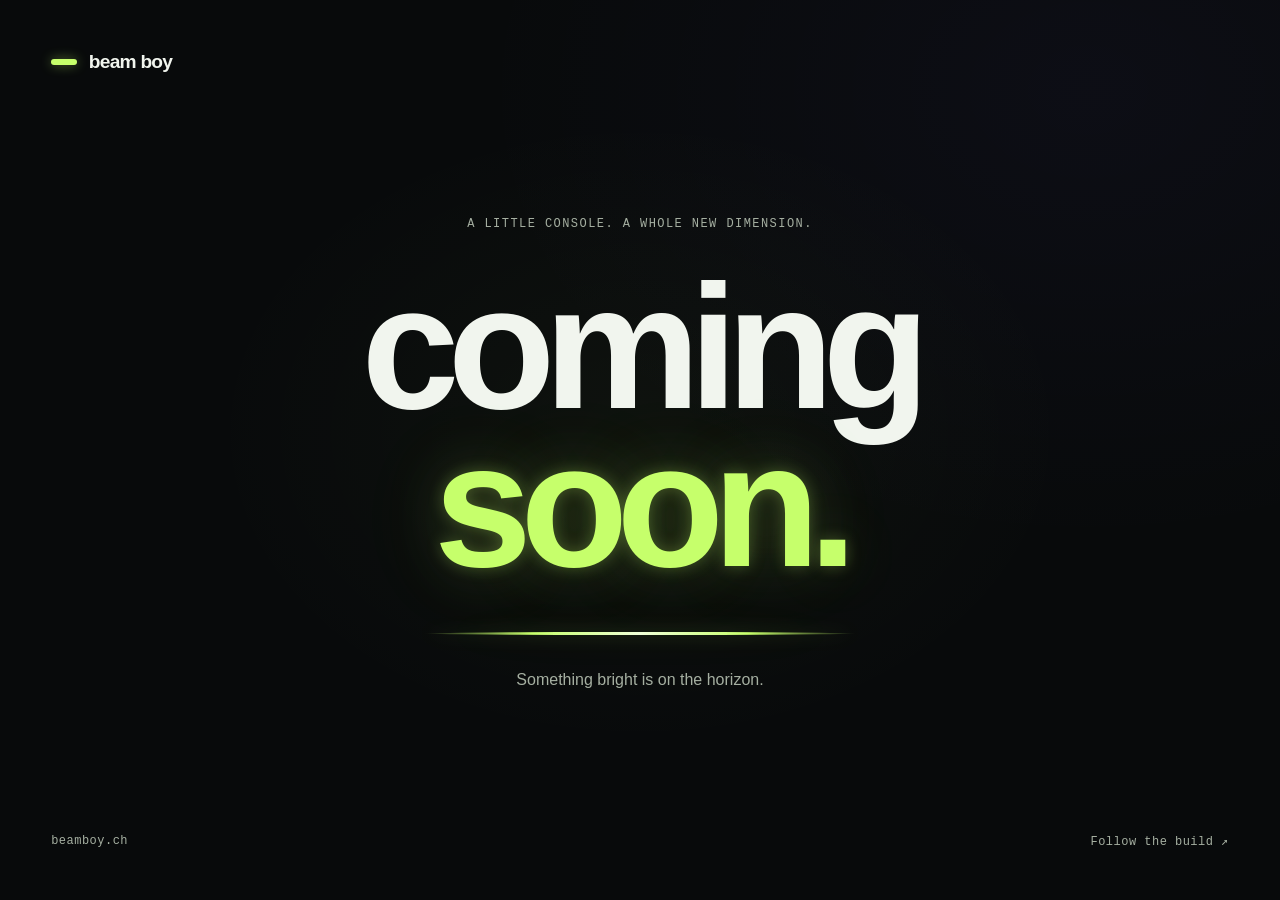
<file: website/index.html>
<!doctype html>
<html lang="en">
  <head>
    <meta charset="utf-8">
    <meta name="viewport" content="width=device-width, initial-scale=1">
    <meta name="theme-color" content="#080a0b">
    <meta name="description" content="Beam Boy. A little console. A whole new dimension. Coming soon.">
    <title>Beam Boy - Coming soon</title>
    <link rel="stylesheet" href="style.css">
  </head>
  <body>
    <header class="brand">
      <span class="brand-mark" aria-hidden="true"></span>
      <span>beam boy</span>
    </header>

    <main>
      <p class="eyebrow">A little console. A whole new dimension.</p>
      <h1>coming<br><span>soon.</span></h1>
      <div class="beam" aria-hidden="true"></div>
      <p class="tagline">Something bright is on the horizon.</p>
    </main>

    <footer>
      <span>beamboy.ch</span>
      <a href="https://github.com/jakopako/beam-boy">Follow the build <span aria-hidden="true">&nearr;</span></a>
    </footer>
  </body>
</html>
</file>
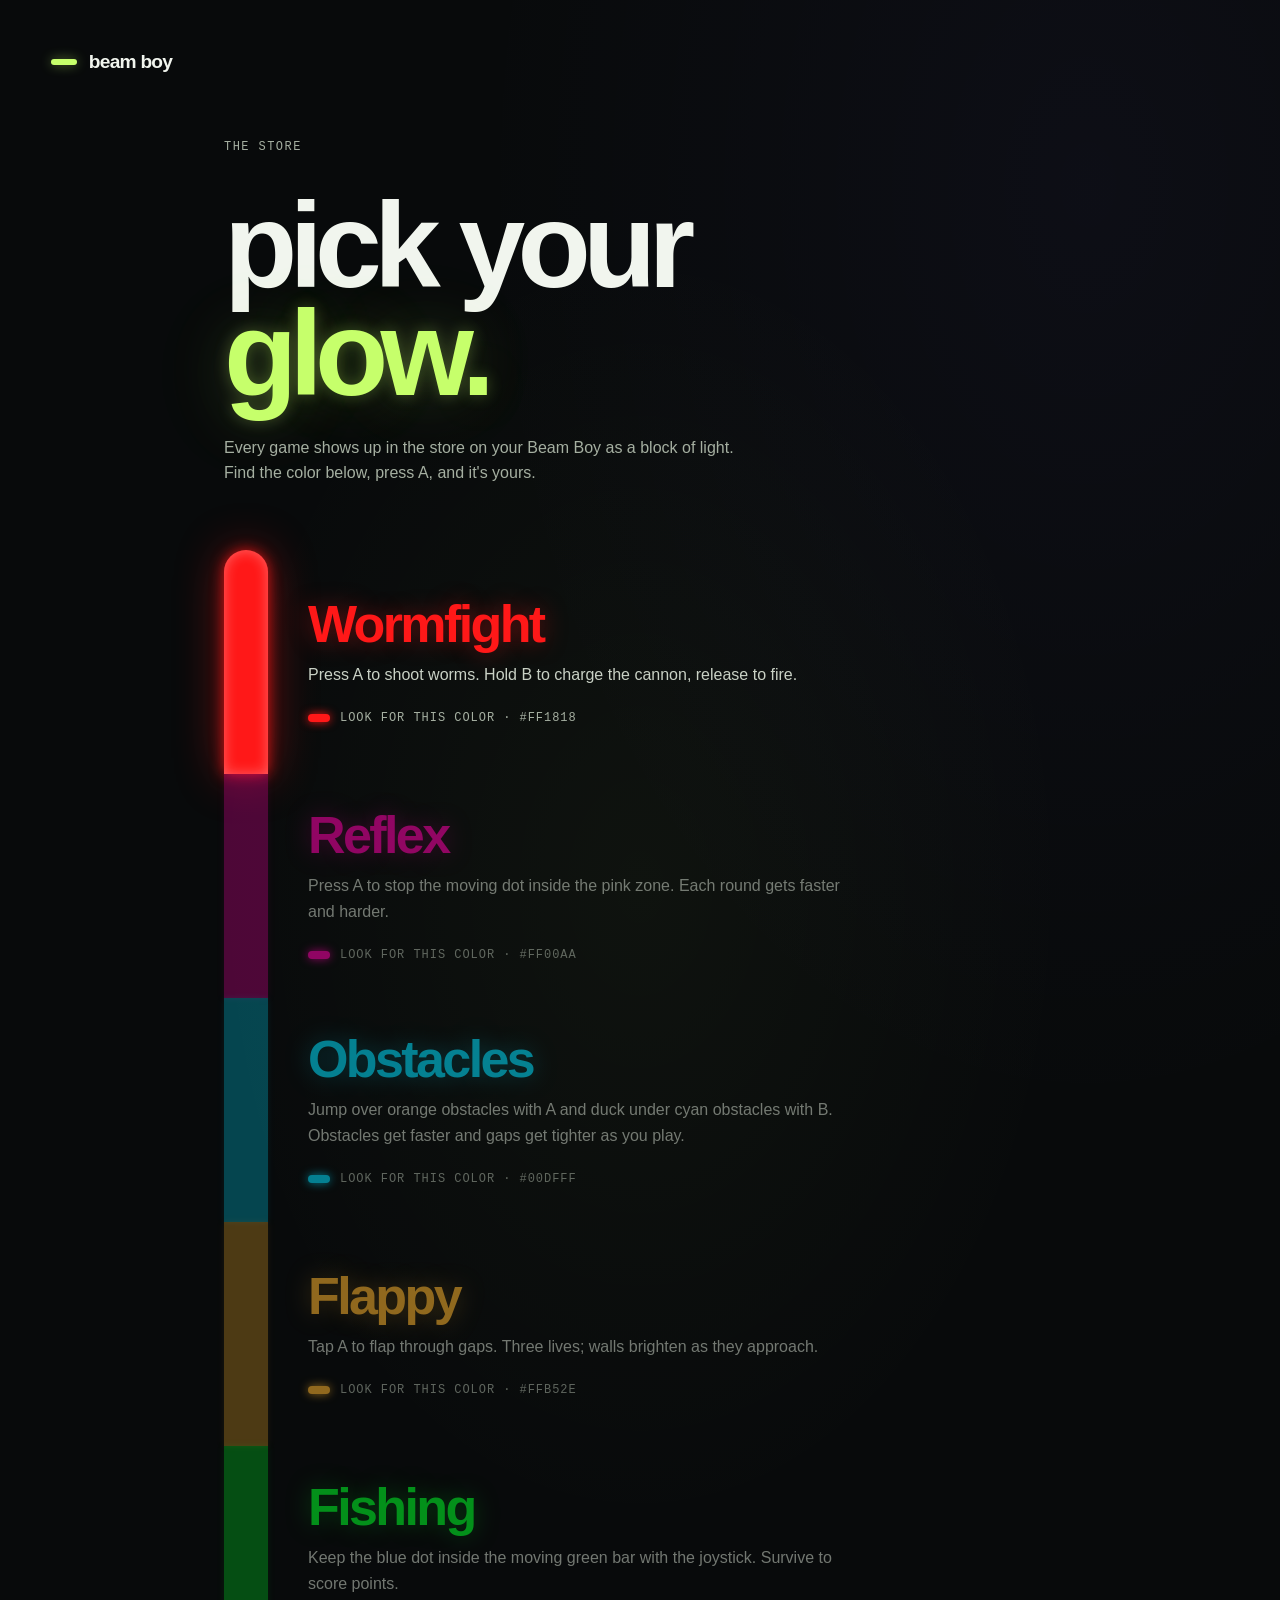
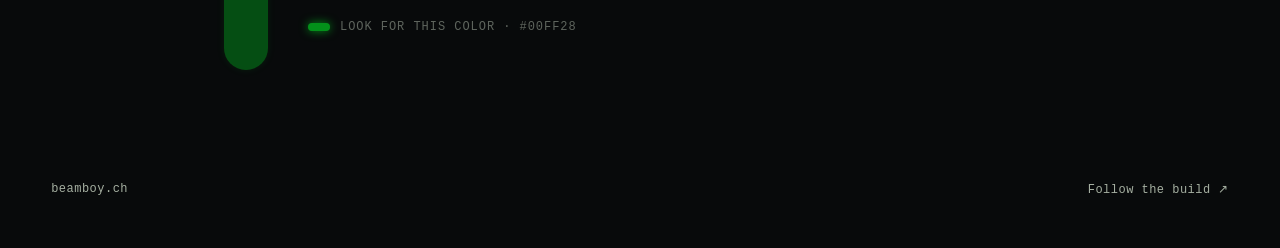
<file: website/store/index.html>
<!doctype html>
<html lang="en">
  <head>
    <meta charset="utf-8">
    <meta name="viewport" content="width=device-width, initial-scale=1">
    <meta name="theme-color" content="#080a0b">
    <meta name="robots" content="noindex">
    <meta name="description" content="Games available in the Beam Boy store, and the color to look for on your device.">
    <title>Beam Boy - Store</title>
    <link rel="stylesheet" href="../style.css">
    <link rel="stylesheet" href="store.css">
  </head>
  <body class="store">
    <header class="brand">
      <span class="brand-mark" aria-hidden="true"></span>
      <span>beam boy</span>
    </header>

    <main>
      <section class="intro">
        <p class="eyebrow">The store</p>
        <h1>pick your<br><span>glow.</span></h1>
        <p class="tagline">
          Every game shows up in the store on your Beam Boy as a block of light.
          Find the color below, press A, and it's yours.
        </p>
      </section>

      <p id="status" class="status" role="status">Loading games&hellip;</p>
      <ol id="games" class="games" aria-label="Available games"></ol>
    </main>

    <footer>
      <span>beamboy.ch</span>
      <a href="https://github.com/jakopako/beam-boy">Follow the build <span aria-hidden="true">&nearr;</span></a>
    </footer>

    <script src="store.js"></script>
  </body>
</html>
</file>
<file: website/style.css>
:root {
  color-scheme: dark;
  font-family: "Segoe UI", Arial, sans-serif;
  background: #080a0b;
  color: #f1f5ee;
  --neon: #c6ff6b;
}

* {
  box-sizing: border-box;
}

body {
  min-height: 100vh;
  min-height: 100svh;
  margin: 0;
  padding: clamp(1.5rem, 4vw, 3.5rem);
  display: grid;
  grid-template-rows: auto 1fr auto;
  background:
    radial-gradient(ellipse at 50% 48%, #c6ff6b09, transparent 48%),
    radial-gradient(ellipse at 85% 10%, #7963ff0b, transparent 40%),
    #080a0b;
}

.brand {
  display: flex;
  align-items: center;
  gap: 0.75rem;
  font-size: 1.2rem;
  font-weight: 700;
  letter-spacing: -0.04em;
}

.brand-mark {
  width: 1.6rem;
  height: 0.35rem;
  border-radius: 1rem;
  background: var(--neon);
  box-shadow: 0 0 12px #c6ff6b70;
}

main {
  align-self: center;
  justify-self: center;
  width: 100%;
  max-width: 60rem;
  padding: 4rem 0;
  text-align: center;
}

.eyebrow {
  margin: 0 0 2rem;
  color: #a5afa1;
  font-family: "Consolas", "Courier New", monospace;
  font-size: 0.75rem;
  line-height: 1.8;
  letter-spacing: 0.12em;
  text-transform: uppercase;
}

h1 {
  margin: 0;
  font-size: clamp(4.5rem, 15vw, 11rem);
  font-weight: 800;
  line-height: 0.9;
  letter-spacing: -0.065em;
}

h1 span {
  color: var(--neon);
  text-shadow:
    0 0 16px #c6ff6b45,
    0 0 64px #c6ff6b30,
    0 0 120px #c6ff6b18;
}

.beam {
  width: min(70%, 27rem);
  height: 3px;
  margin: 3rem auto 2rem;
  border-radius: 100%;
  background: linear-gradient(90deg, transparent, var(--neon), #f0ffd8, var(--neon), transparent);
  box-shadow: 0 0 18px #c6ff6b55, 0 0 48px #c6ff6b25;
  animation: breathe 5s ease-in-out infinite;
}

.tagline {
  margin: 0;
  color: #a5afa1;
  font-size: clamp(0.85rem, 2vw, 1rem);
  line-height: 1.6;
}

footer {
  display: flex;
  flex-wrap: wrap;
  justify-content: space-between;
  gap: 1rem;
  color: #a5afa1;
  font-family: "Consolas", "Courier New", monospace;
  font-size: 0.75rem;
  letter-spacing: 0.04em;
}

a {
  color: inherit;
  text-decoration: none;
  text-underline-offset: 0.3em;
}

a:hover {
  color: var(--neon);
  text-decoration: underline;
}

a:focus-visible {
  outline: 2px solid var(--neon);
  outline-offset: 6px;
}

@keyframes breathe {
  50% {
    opacity: 0.5;
  }
}

@media (prefers-reduced-motion: reduce) {
  .beam {
    animation: none;
  }
}
</file>
<file: website/store/store.css>
body.store {
  display: block;
}

.store .brand {
  margin-bottom: 2rem;
}

.store main {
  max-width: 52rem;
  margin: 0 auto;
  padding: 2rem 0 5rem;
  text-align: left;
}

.store h1 {
  font-size: clamp(3.5rem, 11vw, 7.5rem);
}

.store .tagline {
  max-width: 32rem;
  margin-top: 1.75rem;
}

.store footer {
  margin-top: 2rem;
}

.status {
  margin: 4rem 0;
  color: #a5afa1;
  font-family: "Consolas", "Courier New", monospace;
  font-size: 0.85rem;
}

.games {
  margin: 4rem 0 0;
  padding: 0;
  list-style: none;
}

.game {
  --tube: clamp(2rem, 5vw, 2.75rem);
  display: grid;
  grid-template-columns: var(--tube) 1fr;
  gap: clamp(1.25rem, 4vw, 2.5rem);
  min-height: 14rem;
}

/* One continuous tube: segments touch, only the outer ends are rounded. */
.segment {
  background: var(--c);
  opacity: 0.28;
  box-shadow: 0 0 6px color-mix(in srgb, var(--c) 30%, transparent);
  transition: opacity 0.4s, box-shadow 0.4s;
}

.game:first-child .segment {
  border-radius: 999px 999px 0 0;
}

.game:last-child .segment {
  border-radius: 0 0 999px 999px;
}

.game:only-child .segment {
  border-radius: 999px;
}

.games:not(.ready) .segment,
.game.active .segment {
  opacity: 1;
  box-shadow:
    0 0 14px color-mix(in srgb, var(--c) 80%, transparent),
    0 0 48px color-mix(in srgb, var(--c) 45%, transparent),
    inset 0 0 14px #ffffff55;
}

.games:not(.ready) .info,
.game.active .info {
  opacity: 1;
}

.info {
  align-self: center;
  padding: 1.5rem 0;
  opacity: 0.55;
  transition: opacity 0.4s;
}

.info h2 {
  margin: 0 0 0.75rem;
  color: var(--c);
  font-size: clamp(2rem, 6vw, 3.25rem);
  line-height: 1;
  letter-spacing: -0.05em;
  text-shadow: 0 0 24px color-mix(in srgb, var(--c) 40%, transparent);
}

.desc {
  max-width: 34rem;
  margin: 0 0 1.25rem;
  color: #c9d1c5;
  line-height: 1.6;
}

.chip {
  display: inline-flex;
  align-items: center;
  gap: 0.6rem;
  margin: 0;
  color: #a5afa1;
  font-family: "Consolas", "Courier New", monospace;
  font-size: 0.75rem;
  letter-spacing: 0.08em;
  text-transform: uppercase;
}

.swatch {
  width: 1.4rem;
  height: 0.5rem;
  border-radius: 1rem;
  background: var(--c);
  box-shadow: 0 0 10px var(--c);
}

@media (prefers-reduced-motion: reduce) {
  .segment,
  .info {
    transition: none;
  }
}
</file>
